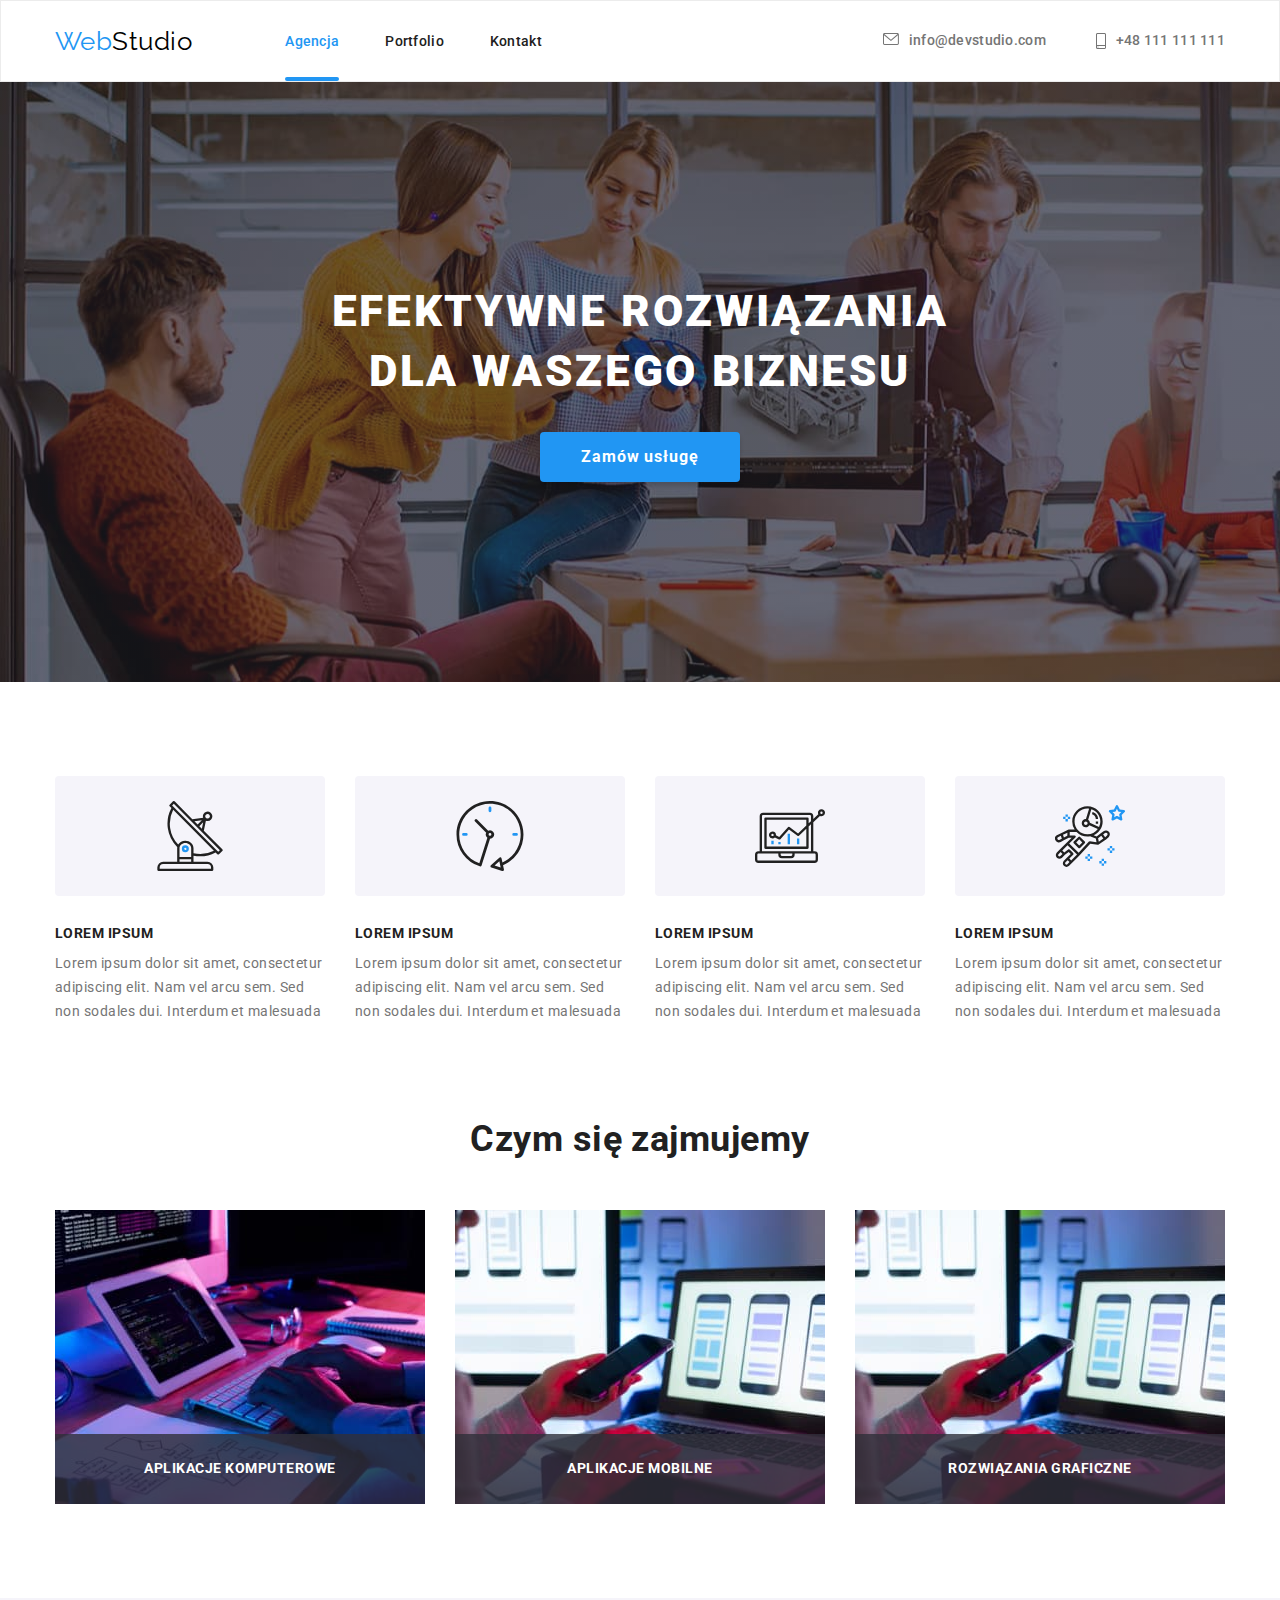
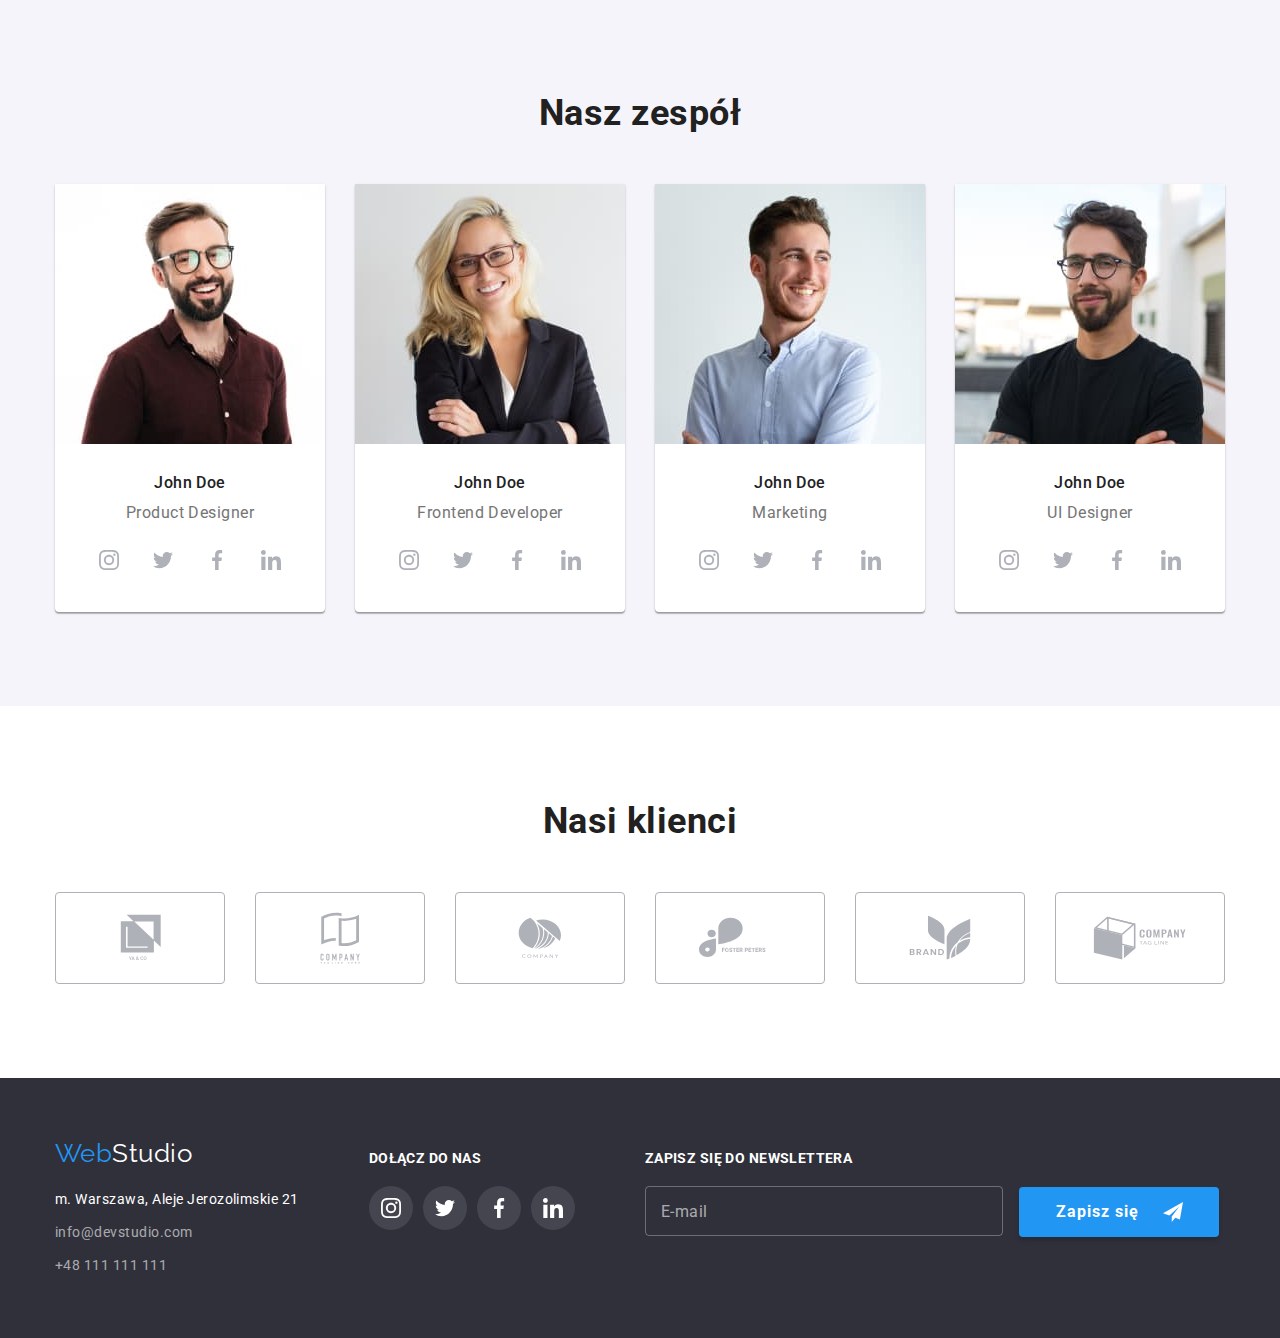
<file: index.html>
<!DOCTYPE html>
<html lang="pl">
  <head>
    <meta charset="UTF-8" />
    <meta http-equiv="X-UA-Compatible" content="IE=edge" />
    <meta name="viewport" content="width=device-width, initial-scale=1.0" />
    <link
      rel="stylesheet"
      href="https://cdnjs.cloudflare.com/ajax/libs/modern-normalize/1.0.0/modern-normalize.min.css"
    />
    <link
      href="https://fonts.googleapis.com/css2?family=Raleway:wght@700&family=Roboto:wght@400;500;700;900&display=swap"
      rel="stylesheet"
    />
    <link rel="stylesheet" href="./css/styles.css" />
    <title>WebStudio</title>
  </head>
  <body>
    <header class="header">
      <div class="container">
        <a class="header__logo logo" href="./index.html"
          ><span>Web</span>Studio</a
        >
        <nav class="nav">
          <ul class="nav__list list">
            <li class="nav__item link-active">
              <a href="./index.html" class="nav__link link">Agencja</a>
            </li>
            <li class="nav__item">
              <a href="./portfolio.html" class="nav__link link">Portfolio</a>
            </li>
            <li class="nav__item">
              <a href="#" class="nav__link link">Kontakt</a>
            </li>
          </ul>
        </nav>
        <ul class="header__contact-list list">
          <li class="header__contact-item">
            <a
              class="header__contact-link link"
              href="mailto:info@devstudio.com"
              ><svg class="header__contact-icon" width="16" height="12">
                <use href="images/icons.svg#icon-envelope"></use></svg
              >info@devstudio.com</a
            >
          </li>
          <li class="header__contact-item">
            <a class="header__contact-link link" href="tel:+48111111111"
              ><svg class="header__contact-icon" width="10" height="16">
                <use href="images/icons.svg#icon-smartphone"></use></svg
              >+48 111 111 111</a
            >
          </li>
        </ul>
      </div>
    </header>
    <main>
      <section class="hero section">
        <div class="container">
          <h1 class="hero__heading">
            <pre>Efektywne rozwiązania</pre>
            <pre>dla waszego biznesu</pre>
          </h1>
          <button type="button" class="hero__button btn" data-modal-open>
            Zamów usługę
          </button>
        </div>
      </section>
      <section class="strengths section">
        <div class="container">
          <ul class="strengths__list list">
            <li class="strengths__item">
              <div class="strengths__icon">
                <svg class="strengths__icon-svg">
                  <use
                    href="images/icons.svg#icon-antenna"
                    width="70"
                    height="70"
                  ></use>
                </svg>
              </div>
              <h2 class="strengths__heading">LOREM IPSUM</h2>
              <p class="strengths__text margin-top-10">
                Lorem ipsum dolor sit amet, consectetur adipiscing elit. Nam vel
                arcu sem. Sed non sodales dui. Interdum et malesuada
              </p>
            </li>
            <li class="strengths__item">
              <div class="strengths__icon">
                <svg class="strengths__icon-svg">
                  <use
                    href="images/icons.svg#icon-clock"
                    width="70"
                    height="70"
                  ></use>
                </svg>
              </div>
              <h2 class="strengths__heading">LOREM IPSUM</h2>
              <p class="strengths__text margin-top-10">
                Lorem ipsum dolor sit amet, consectetur adipiscing elit. Nam vel
                arcu sem. Sed non sodales dui. Interdum et malesuada
              </p>
            </li>
            <li class="strengths__item">
              <div class="strengths__icon">
                <svg class="strengths__icon-svg">
                  <use
                    href="images/icons.svg#icon-diagram"
                    width="70"
                    height="70"
                  ></use>
                </svg>
              </div>
              <h2 class="strengths__heading">LOREM IPSUM</h2>
              <p class="strengths__text margin-top-10">
                Lorem ipsum dolor sit amet, consectetur adipiscing elit. Nam vel
                arcu sem. Sed non sodales dui. Interdum et malesuada
              </p>
            </li>
            <li class="strengths__item">
              <div class="strengths__icon">
                <svg class="strengths__icon-svg">
                  <use
                    href="images/icons.svg#icon-astronaut"
                    width="70"
                    height="70"
                  ></use>
                </svg>
              </div>
              <h2 class="strengths__heading">LOREM IPSUM</h2>
              <p class="strengths__text margin-top-10">
                Lorem ipsum dolor sit amet, consectetur adipiscing elit. Nam vel
                arcu sem. Sed non sodales dui. Interdum et malesuada
              </p>
            </li>
          </ul>
        </div>
      </section>
      <section class="whatwedo section">
        <div class="container">
          <h2 class="heading-secondary">Czym się zajmujemy</h2>
          <ul class="whatwedo__list list">
            <li class="whatwedo__item">
              <div class="whatwedo__label">
                <h3 class="whatwedo__heading">Aplikacje komputerowe</h3>
              </div>
              <img
                src="./images/programming.jpg"
                alt="Programist typing on keyboard"
                width="370"
                height="294"
                class="whatwedo__image"
              />
            </li>
            <li class="whatwedo__item">
              <div class="whatwedo__label">
                <h3 class="whatwedo__heading">Aplikacje mobilne</h3>
              </div>
              <img
                src="./images/mockups.jpg"
                alt="A graphic designer who prepares page mockups"
                width="370"
                height="294"
                class="whatwedo__image"
              />
            </li>
            <li class="whatwedo__item">
              <div class="whatwedo__label">
                <h3 class="whatwedo__heading">Rozwiązania graficzne</h3>
              </div>
              <img
                src="./images/mockups.jpg"
                alt="A graphic designer who designs the website"
                width="370"
                height="294"
                class="whatwedo__image"
              />
            </li>
          </ul>
        </div>
      </section>
      <section class="team section">
        <div class="container">
          <h2 class="heading-secondary">Nasz zespół</h2>
          <ul class="team__list list">
            <li class="team__item">
              <figure class="team__card">
                <img
                  src="./images/webstudio-product-designer.jpg"
                  alt="Product designer"
                  width="270"
                  height="260"
                  class="team__image"
                />
                <figcaption class="team__description">
                  <h3 class="team__heading">John Doe</h3>
                  <p class="team__text margin-top-10">Product Designer</p>
                  <ul class="team__social-list list">
                    <li class="team__social-item">
                      <a class="team__social-link social" href="#">
                        <svg width="20" height="20" class="team__icon-svg">
                          <use href="images/icons.svg#icon-instagram"></use>
                        </svg>
                      </a>
                    </li>
                    <li class="team__social-item">
                      <a class="team__social-link social" href="#">
                        <svg width="20" height="20" class="team__icon-svg">
                          <use href="images/icons.svg#icon-twitter"></use>
                        </svg>
                      </a>
                    </li>
                    <li class="team__social-item">
                      <a class="team__social-link social" href="#">
                        <svg width="20" height="20" class="team__icon-svg">
                          <use href="images/icons.svg#icon-facebook"></use>
                        </svg>
                      </a>
                    </li>
                    <li class="team__social-item">
                      <a class="team__social-link social" href="#">
                        <svg width="20" height="20" class="team__icon-svg">
                          <use href="images/icons.svg#icon-linkedin"></use>
                        </svg>
                      </a>
                    </li>
                  </ul>
                </figcaption>
              </figure>
            </li>
            <li class="team__item">
              <figure class="team__card">
                <img
                  src="./images/webstudio-frontend-developer.jpg"
                  alt="Frontend developer"
                  width="270"
                  height="260"
                  class="team__image"
                />
                <figcaption class="team__description">
                  <h3 class="team__heading">John Doe</h3>
                  <p class="team__text margin-top-10">Frontend Developer</p>
                  <ul class="team__social-list list">
                    <li class="team__social-item">
                      <a class="team__social-link social" href="#">
                        <svg width="20" height="20" class="team__icon-svg">
                          <use href="images/icons.svg#icon-instagram"></use>
                        </svg>
                      </a>
                    </li>
                    <li class="team__social-item">
                      <a class="team__social-link social" href="#">
                        <svg width="20" height="20" class="team__icon-svg">
                          <use href="images/icons.svg#icon-twitter"></use>
                        </svg>
                      </a>
                    </li>
                    <li class="team__social-item">
                      <a class="team__social-link social" href="#">
                        <svg width="20" height="20" class="team__icon-svg">
                          <use href="images/icons.svg#icon-facebook"></use>
                        </svg>
                      </a>
                    </li>
                    <li class="team__social-item">
                      <a class="team__social-link social" href="#">
                        <svg width="20" height="20" class="team__icon-svg">
                          <use href="images/icons.svg#icon-linkedin"></use>
                        </svg>
                      </a>
                    </li>
                  </ul>
                </figcaption>
              </figure>
            </li>
            <li class="team__item">
              <figure class="team__card">
                <img
                  src="./images/webstudio-marketing.jpg"
                  alt="Marketing"
                  width="270"
                  height="260"
                  class="team__image"
                />
                <figcaption class="team__description">
                  <h3 class="team__heading">John Doe</h3>
                  <p class="team__text margin-top-10">Marketing</p>
                  <ul class="team__social-list list">
                    <li class="team__social-item">
                      <a class="team__social-link social" href="#">
                        <svg width="20" height="20" class="team__icon-svg">
                          <use href="images/icons.svg#icon-instagram"></use>
                        </svg>
                      </a>
                    </li>
                    <li class="team__social-item">
                      <a class="team__social-link social" href="#">
                        <svg width="20" height="20" class="team__icon-svg">
                          <use href="images/icons.svg#icon-twitter"></use>
                        </svg>
                      </a>
                    </li>
                    <li class="team__social-item">
                      <a class="team__social-link social" href="#">
                        <svg width="20" height="20" class="team__icon-svg">
                          <use href="images/icons.svg#icon-facebook"></use>
                        </svg>
                      </a>
                    </li>
                    <li class="team__social-item">
                      <a class="team__social-link social" href="#">
                        <svg width="20" height="20" class="team__icon-svg">
                          <use href="images/icons.svg#icon-linkedin"></use>
                        </svg>
                      </a>
                    </li>
                  </ul>
                </figcaption>
              </figure>
            </li>
            <li class="team__item">
              <figure class="team__card">
                <img
                  src="./images/webstudio-ui-designer.jpg"
                  alt="UI designer"
                  width="270"
                  height="260"
                  class="team__image"
                />
                <figcaption class="team__description">
                  <h3 class="team__heading">John Doe</h3>
                  <p class="team__text margin-top-10">UI Designer</p>
                  <ul class="team__social-list list">
                    <li class="team__social-item">
                      <a class="team__social-link social" href="#">
                        <svg width="20" height="20" class="team__icon-svg">
                          <use href="images/icons.svg#icon-instagram"></use>
                        </svg>
                      </a>
                    </li>
                    <li class="team__social-item">
                      <a class="team__social-link social" href="#">
                        <svg width="20" height="20" class="team__icon-svg">
                          <use href="images/icons.svg#icon-twitter"></use>
                        </svg>
                      </a>
                    </li>
                    <li class="team__social-item">
                      <a class="team__social-link social" href="#">
                        <svg width="20" height="20" class="team__icon-svg">
                          <use href="images/icons.svg#icon-facebook"></use>
                        </svg>
                      </a>
                    </li>
                    <li class="team__social-item">
                      <a class="team__social-link social" href="#">
                        <svg width="20" height="20" class="team__icon-svg">
                          <use href="images/icons.svg#icon-linkedin"></use>
                        </svg>
                      </a>
                    </li>
                  </ul>
                </figcaption>
              </figure>
            </li>
          </ul>
        </div>
      </section>
      <section class="clients section">
        <div class="container">
          <h2 class="heading-secondary">Nasi klienci</h2>
          <ul class="clients__list list">
            <li class="clients__item">
              <a class="clients__link" href="#">
                <svg width="41" height="46.7" class="client__icon-svg">
                  <use href="images/icons.svg#icon-logo1"></use>
                </svg>
              </a>
            </li>
            <li class="clients__item">
              <a class="clients__link" href="#">
                <svg width="40" height="52" class="client__icon-svg">
                  <use href="images/icons.svg#icon-logo2"></use>
                </svg>
              </a>
            </li>
            <li class="clients__item">
              <a class="clients__link" href="#">
                <svg width="43.46" height="41.18" class="client__icon-svg">
                  <use href="images/icons.svg#icon-logo3"></use>
                </svg>
              </a>
            </li>
            <li class="clients__item">
              <a class="clients__link" href="#">
                <svg width="84.44" height="40.62" class="client__icon-svg">
                  <use href="images/icons.svg#icon-logo4"></use>
                </svg>
              </a>
            </li>
            <li class="clients__item">
              <a class="clients__link" href="#">
                <svg width="62.54" height="45.43" class="client__icon-svg">
                  <use href="images/icons.svg#icon-logo5"></use>
                </svg>
              </a>
            </li>
            <li class="clients__item">
              <a class="clients__link" href="#">
                <svg width="93.79" height="43.93" class="client__icon-svg">
                  <use href="images/icons.svg#icon-logo6"></use>
                </svg>
              </a>
            </li>
          </ul>
        </div>
      </section>
    </main>
    <footer class="footer section">
      <div class="container">
        <div class="footer__left">
          <a class="footer__logo logo" href="#"><span>Web</span>Studio</a>
          <address class="footer__contact">
            <p class="footer__address">m. Warszawa, Aleje Jerozolimskie 21</p>
            <ul class="footer__contact-list list">
              <li class="footer__contact-item">
                <a
                  href="mailto:info@devstudio.com"
                  class="footer__contact-link link"
                  >info@devstudio.com</a
                >
              </li>
              <li class="footer__contact-item">
                <a href="tel:+48111111111" class="footer__contact-link link"
                  >+48 111 111 111</a
                >
              </li>
            </ul>
          </address>
        </div>
        <div class="footer__center">
          <h3 class="footer__join-us">Dołącz do nas</h3>
          <ul class="footer__social-list list">
            <li class="footer__social-item">
              <a class="footer__social-link social" href="#">
                <svg width="20" height="20" class="footer__icon-svg">
                  <use href="images/icons.svg#icon-instagram"></use>
                </svg>
              </a>
            </li>
            <li class="footer__social-item">
              <a class="footer__social-link social" href="#">
                <svg width="20" height="20" class="footer__icon-svg">
                  <use href="images/icons.svg#icon-twitter"></use>
                </svg>
              </a>
            </li>
            <li class="footer__social-item">
              <a class="footer__social-link social" href="#">
                <svg width="20" height="20" class="footer__icon-svg">
                  <use href="images/icons.svg#icon-facebook"></use>
                </svg>
              </a>
            </li>
            <li class="footer__social-item">
              <a class="footer__social-link social" href="#">
                <svg width="20" height="20" class="footer__icon-svg">
                  <use href="images/icons.svg#icon-linkedin"></use>
                </svg>
              </a>
            </li>
          </ul>
        </div>
        <div class="footer__right">
          <h3 class="footer__signup">Zapisz się do newslettera</h3>
          <form>
            <input
              class="footer__input"
              type="email"
              name="email"
              placeholder="E-mail"
            />
            <button class="footer__button submit-button" type="submit">
              Zapisz się
              <svg width="20" height="20" class="footer__button-icon-svg">
                <use href="images/icons.svg#icon-iconsend"></use>
              </svg>
            </button>
          </form>
        </div>
      </div>
    </footer>
    <div class="backdrop is-hidden" data-modal>
      <div class="modal">
        <h3 class="modal__heading">Zostaw swoje dane w formularzu poniżej</h3>
        <form class="modal__form">
          <label class="modal__label"
            >Imię
            <input type="text" name="name" class="modal__textfield" />
            <svg width="20" height="20" class="modal__icon">
              <use href="images/icons.svg#icon-person"></use>
            </svg>
          </label>
          <label class="modal__label"
            >Telefon
            <input type="tel" name="phone" class="modal__textfield" />
            <svg width="20" height="20" class="modal__icon">
              <use href="images/icons.svg#icon-phone"></use>
            </svg>
          </label>
          <label class="modal__label"
            >Email
            <input type="email" name="email" class="modal__textfield" />
            <svg width="20" height="20" class="modal__icon">
              <use href="images/icons.svg#icon-email"></use>
            </svg>
          </label>
          <label class="modal__label"
            >Komentarz
            <textarea
              name="message"
              rows="5"
              placeholder="Wprowadź tekst"
              class="modal__textarea"
            ></textarea>
          </label>
          <label class="modal__checkbox-label">
            <input
              class="modal__checkbox hidden"
              type="checkbox"
              name="privacy"
              value="accept"
            />
            <svg width="12" height="9" class="modal__checkbox-icon">
              <use href="images/icons.svg#icon-iconcheck"></use>
            </svg>
            <span
              >Oświadczam, iż akceptuję <a href="#">Regulamin</a> i
              <a href="#">Politykę Prywatności</a>.</span
            >
          </label>
          <button class="modal__button submit-button" type="submit">
            Wyślij
          </button>
        </form>
        <button type="button" class="modal__close-button" data-modal-close>
          <svg width="20" height="20" class="modal__icon-svg">
            <use href="images/icons.svg#icon-close"></use>
          </svg>
        </button>
      </div>
    </div>
    <script src="./js/modal.js"></script>
  </body>
</html>
</file>
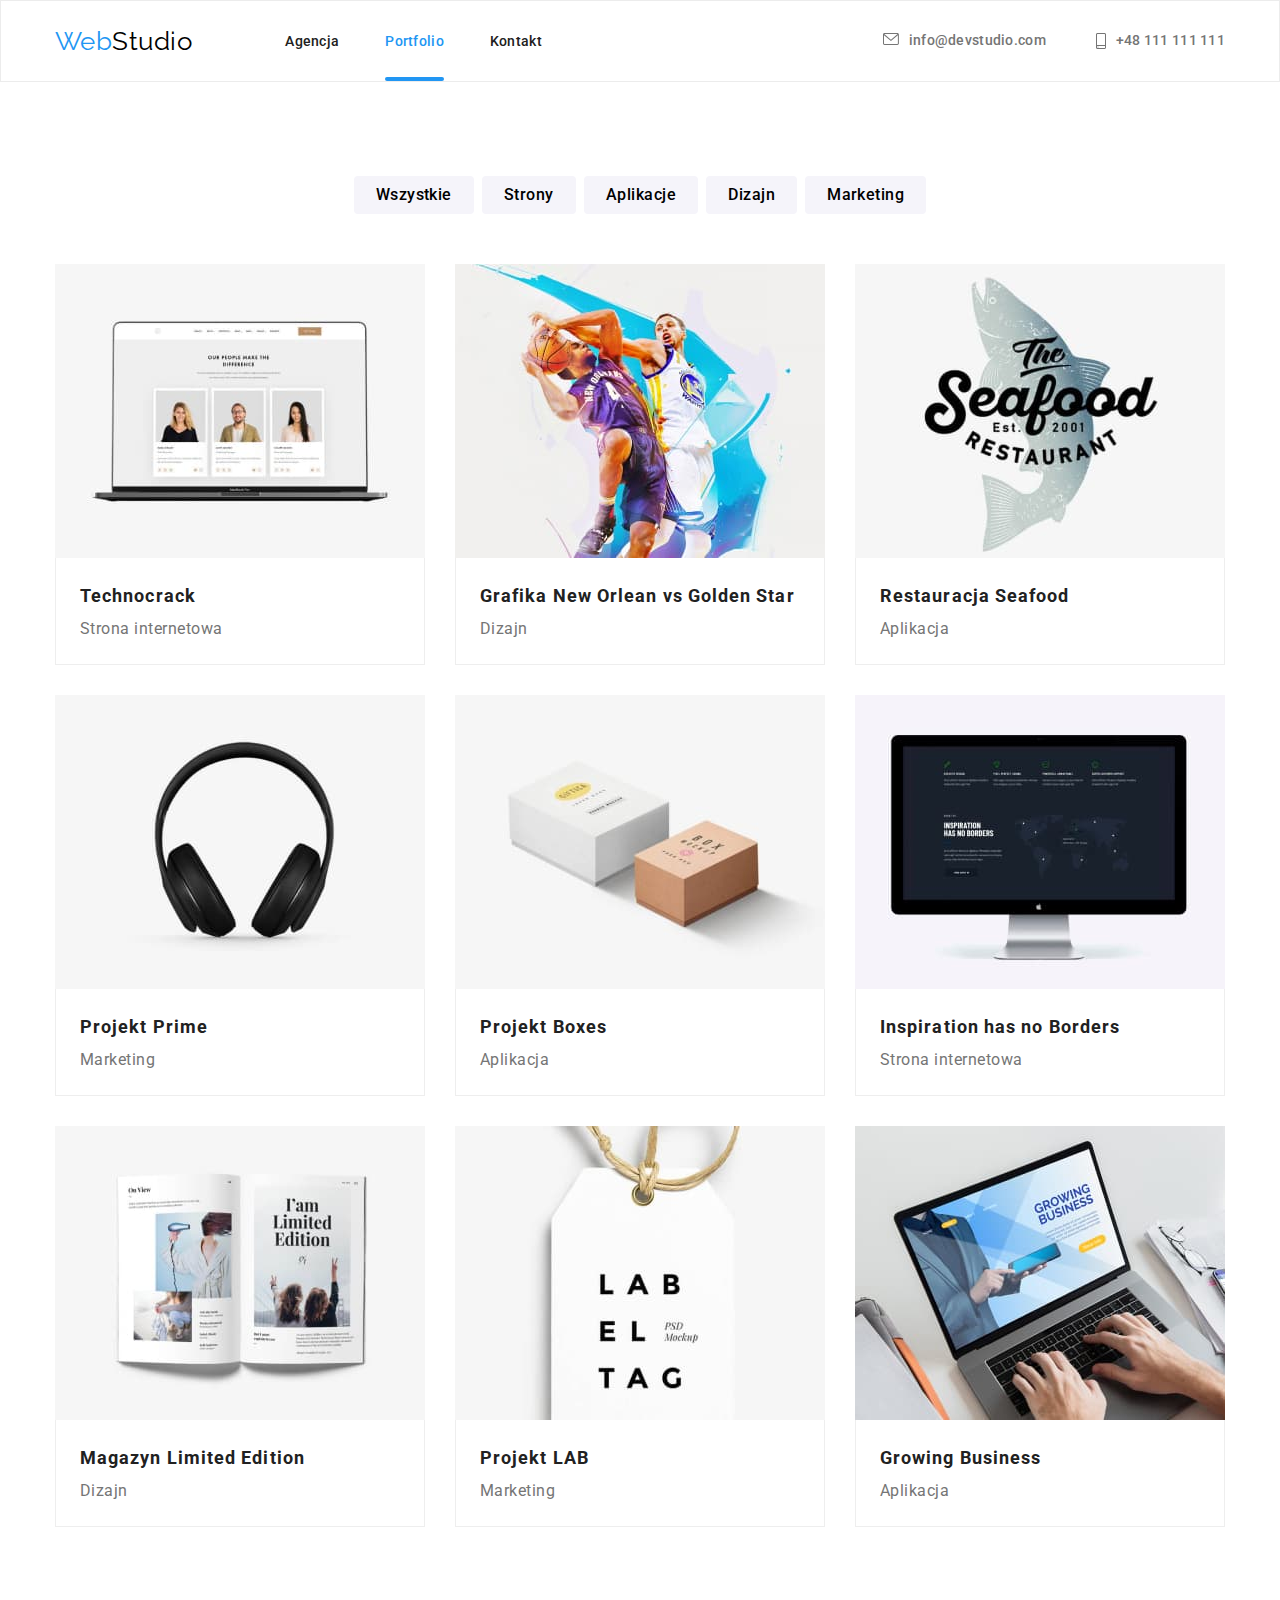
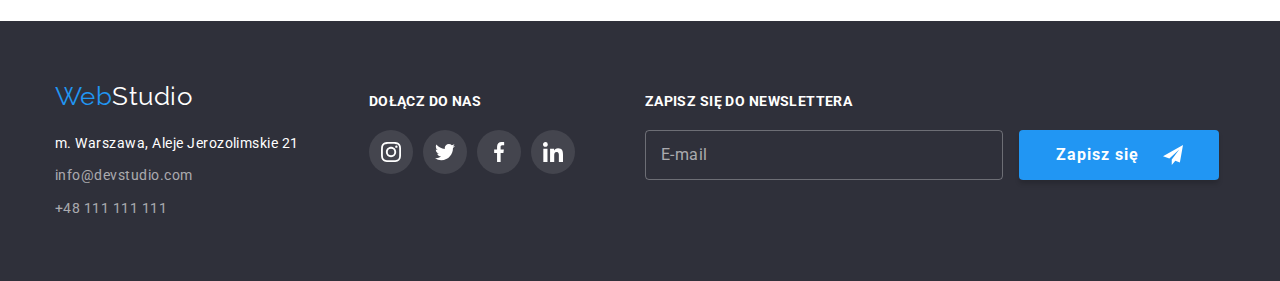
<file: portfolio.html>
<!DOCTYPE html>
<html lang="pl">
  <head>
    <meta charset="UTF-8" />
    <meta http-equiv="X-UA-Compatible" content="IE=edge" />
    <meta name="viewport" content="width=device-width, initial-scale=1.0" />
    <link
      rel="stylesheet"
      href="https://cdnjs.cloudflare.com/ajax/libs/modern-normalize/1.0.0/modern-normalize.min.css"
    />
    <link
      href="https://fonts.googleapis.com/css2?family=Raleway:wght@700&family=Roboto:wght@400;500;700;900&display=swap"
      rel="stylesheet"
    />
    <link rel="stylesheet" href="./css/styles.css" />
    <title>WebStudio</title>
  </head>
  <body>
    <header class="header">
      <div class="container">
        <a class="header__logo logo" href="./index.html"
          ><span>Web</span>Studio</a
        >
        <nav class="nav">
          <ul class="nav__list list">
            <li class="nav__item">
              <a href="./index.html" class="nav__link link">Agencja</a>
            </li>
            <li class="nav__item link-active">
              <a href="./portfolio.html" class="nav__link link">Portfolio</a>
            </li>
            <li class="nav__item">
              <a href="#" class="nav__link link">Kontakt</a>
            </li>
          </ul>
        </nav>
        <ul class="header__contact-list list">
          <li class="header__contact-item">
            <a
              class="header__contact-link link"
              href="mailto:info@devstudio.com"
              ><svg class="header__contact-icon" width="16" height="12">
                <use href="images/icons.svg#icon-envelope"></use></svg
              >info@devstudio.com</a
            >
          </li>
          <li class="header__contact-item">
            <a class="header__contact-link link" href="tel:+48111111111"
              ><svg class="header__contact-icon" width="10" height="16">
                <use href="images/icons.svg#icon-smartphone"></use></svg
              >+48 111 111 111</a
            >
          </li>
        </ul>
      </div>
    </header>
    <main>
      <section class="filter section">
        <div class="container">
          <ul class="filter__list list">
            <li class="filter__item">
              <button class="filter__button btn" type="button">
                Wszystkie
              </button>
            </li>
            <li class="filter__item">
              <button class="filter__button btn" type="button">Strony</button>
            </li>
            <li class="filter__item">
              <button class="filter__button btn" type="button">
                Aplikacje
              </button>
            </li>
            <li class="filter__item">
              <button class="filter__button btn" type="button">Dizajn</button>
            </li>
            <li class="filter__item">
              <button class="filter__button btn" type="button">
                Marketing
              </button>
            </li>
          </ul>
        </div>
      </section>
      <section class="portfolio section">
        <div class="container">
          <ul class="portfolio__list list">
            <li class="portfolio__item">
              <figure class="portfolio__card">
                <div class="portfolio__overlay">
                  <p class="portfolio__overlay-text">
                    Technocrack jest popularną platformą wykorzystywaną do
                    rozpowszechniania koronawirusa. Firmy wykorzystują tę
                    platformę do celów szpiegowskich i ataków na
                    niezabezpieczone serwery konkurencji
                  </p>
                </div>
                <img
                  src="./images/technocrack-website.jpg"
                  alt="Technocrack website"
                  width="370"
                  height="294"
                  class="portfolio__image"
                />
                <figcaption class="portfolio__description">
                  <h3 class="portfolio__heading">Technocrack</h3>
                  <p class="portfolio__text">Strona internetowa</p>
                </figcaption>
              </figure>
            </li>
            <li class="portfolio__item">
              <figure class="portfolio__card">
                <div class="portfolio__overlay">
                  <p class="portfolio__overlay-text">
                    Technocrack jest popularną platformą wykorzystywaną do
                    rozpowszechniania koronawirusa. Firmy wykorzystują tę
                    platformę do celów szpiegowskich i ataków na
                    niezabezpieczone serwery konkurencji
                  </p>
                </div>
                <img
                  src="./images/new-orlean-vs-golden-star-graphic.jpg"
                  alt="New Orlean vs Golden Star graphic"
                  width="370"
                  height="294"
                  class="portfolio__image"
                />
                <figcaption class="portfolio__description">
                  <h3 class="portfolio__heading">
                    Grafika New Orlean vs Golden Star
                  </h3>
                  <p class="portfolio__text">Dizajn</p>
                </figcaption>
              </figure>
            </li>
            <li class="portfolio__item">
              <figure class="portfolio__card">
                <div class="portfolio__overlay">
                  <p class="portfolio__overlay-text">
                    Technocrack jest popularną platformą wykorzystywaną do
                    rozpowszechniania koronawirusa. Firmy wykorzystują tę
                    platformę do celów szpiegowskich i ataków na
                    niezabezpieczone serwery konkurencji
                  </p>
                </div>
                <img
                  src="./images/seafood-restaurant-app.jpg"
                  alt="Seafood restaurant app"
                  width="370"
                  height="294"
                  class="portfolio__image"
                />
                <figcaption class="portfolio__description">
                  <h3 class="portfolio__heading">Restauracja Seafood</h3>
                  <p class="portfolio__text">Aplikacja</p>
                </figcaption>
              </figure>
            </li>
            <li class="portfolio__item">
              <figure class="portfolio__card">
                <div class="portfolio__overlay">
                  <p class="portfolio__overlay-text">
                    Technocrack jest popularną platformą wykorzystywaną do
                    rozpowszechniania koronawirusa. Firmy wykorzystują tę
                    platformę do celów szpiegowskich i ataków na
                    niezabezpieczone serwery konkurencji
                  </p>
                </div>
                <img
                  src="./images/prime-project-marketing.jpg"
                  alt="Prime marketing project"
                  width="370"
                  height="294"
                  class="portfolio__image"
                />
                <figcaption class="portfolio__description">
                  <h3 class="portfolio__heading">Projekt Prime</h3>
                  <p class="portfolio__text">Marketing</p>
                </figcaption>
              </figure>
            </li>
            <li class="portfolio__item">
              <figure class="portfolio__card">
                <div class="portfolio__overlay">
                  <p class="portfolio__overlay-text">
                    Technocrack jest popularną platformą wykorzystywaną do
                    rozpowszechniania koronawirusa. Firmy wykorzystują tę
                    platformę do celów szpiegowskich i ataków na
                    niezabezpieczone serwery konkurencji
                  </p>
                </div>
                <img
                  src="./images/boxes-project-app.jpg"
                  alt="Boxes app project"
                  width="370"
                  height="294"
                  class="portfolio__image"
                />
                <figcaption class="portfolio__description">
                  <h3 class="portfolio__heading">Projekt Boxes</h3>
                  <p class="portfolio__text">Aplikacja</p>
                </figcaption>
              </figure>
            </li>
            <li class="portfolio__item">
              <figure class="portfolio__card">
                <div class="portfolio__overlay">
                  <p class="portfolio__overlay-text">
                    Technocrack jest popularną platformą wykorzystywaną do
                    rozpowszechniania koronawirusa. Firmy wykorzystują tę
                    platformę do celów szpiegowskich i ataków na
                    niezabezpieczone serwery konkurencji
                  </p>
                </div>
                <img
                  src="./images/inspiration-has-no-borders-website.jpg"
                  alt="Inspiration has no Borders website"
                  width="370"
                  height="294"
                  class="portfolio__image"
                />
                <figcaption class="portfolio__description">
                  <h3 class="portfolio__heading">Inspiration has no Borders</h3>
                  <p class="portfolio__text">Strona internetowa</p>
                </figcaption>
              </figure>
            </li>
            <li class="portfolio__item">
              <figure class="portfolio__card">
                <div class="portfolio__overlay">
                  <p class="portfolio__overlay-text">
                    Technocrack jest popularną platformą wykorzystywaną do
                    rozpowszechniania koronawirusa. Firmy wykorzystują tę
                    platformę do celów szpiegowskich i ataków na
                    niezabezpieczone serwery konkurencji
                  </p>
                </div>
                <img
                  src="./images/limited-edition-magazine-graphic.jpg"
                  alt="Limited edition magazine graphic"
                  width="370"
                  height="294"
                  class="portfolio__image"
                />
                <figcaption class="portfolio__description">
                  <h3 class="portfolio__heading">Magazyn Limited Edition</h3>
                  <p class="portfolio__text">Dizajn</p>
                </figcaption>
              </figure>
            </li>
            <li class="portfolio__item">
              <figure class="portfolio__card">
                <div class="portfolio__overlay">
                  <p class="portfolio__overlay-text">
                    Technocrack jest popularną platformą wykorzystywaną do
                    rozpowszechniania koronawirusa. Firmy wykorzystują tę
                    platformę do celów szpiegowskich i ataków na
                    niezabezpieczone serwery konkurencji
                  </p>
                </div>
                <img
                  src="./images/project-lab-marketing.jpg"
                  alt="Lab marketing project"
                  width="370"
                  height="294"
                  class="portfolio__image"
                />
                <figcaption class="portfolio__description">
                  <h3 class="portfolio__heading">Projekt LAB</h3>
                  <p class="portfolio__text">Marketing</p>
                </figcaption>
              </figure>
            </li>
            <li class="portfolio__item">
              <figure class="portfolio__card">
                <div class="portfolio__overlay">
                  <p class="portfolio__overlay-text">
                    Technocrack jest popularną platformą wykorzystywaną do
                    rozpowszechniania koronawirusa. Firmy wykorzystują tę
                    platformę do celów szpiegowskich i ataków na
                    niezabezpieczone serwery konkurencji
                  </p>
                </div>
                <img
                  src="./images/growing-business-app.jpg"
                  alt="Growing business app"
                  width="370"
                  height="294"
                  class="portfolio__image"
                />
                <figcaption class="portfolio__description">
                  <h3 class="portfolio__heading">Growing Business</h3>
                  <p class="portfolio__text">Aplikacja</p>
                </figcaption>
              </figure>
            </li>
          </ul>
        </div>
      </section>
    </main>
    <footer class="footer section">
      <div class="container">
        <div class="footer__left">
          <a class="footer__logo logo" href="#"><span>Web</span>Studio</a>
          <address class="footer__contact">
            <p class="footer__address">m. Warszawa, Aleje Jerozolimskie 21</p>
            <ul class="footer__contact-list list">
              <li class="footer__contact-item">
                <a
                  href="mailto:info@devstudio.com"
                  class="footer__contact-link link"
                  >info@devstudio.com</a
                >
              </li>
              <li class="footer__contact-item">
                <a href="tel:+48111111111" class="footer__contact-link link"
                  >+48 111 111 111</a
                >
              </li>
            </ul>
          </address>
        </div>
        <div class="footer__center">
          <h3 class="footer__join-us">Dołącz do nas</h3>
          <ul class="footer__social-list list">
            <li class="footer__social-item">
              <a class="footer__social-link social" href="#">
                <svg width="20" height="20" class="footer__icon-svg">
                  <use href="images/icons.svg#icon-instagram"></use>
                </svg>
              </a>
            </li>
            <li class="footer__social-item">
              <a class="footer__social-link social" href="#">
                <svg width="20" height="20" class="footer__icon-svg">
                  <use href="images/icons.svg#icon-twitter"></use>
                </svg>
              </a>
            </li>
            <li class="footer__social-item">
              <a class="footer__social-link social" href="#">
                <svg width="20" height="20" class="footer__icon-svg">
                  <use href="images/icons.svg#icon-facebook"></use>
                </svg>
              </a>
            </li>
            <li class="footer__social-item">
              <a class="footer__social-link social" href="#">
                <svg width="20" height="20" class="footer__icon-svg">
                  <use href="images/icons.svg#icon-linkedin"></use>
                </svg>
              </a>
            </li>
          </ul>
        </div>
        <div class="footer__right">
          <h3 class="footer__signup">Zapisz się do newslettera</h3>
          <form>
            <input
              class="footer__input"
              type="email"
              name="email"
              placeholder="E-mail"
            />
            <button class="footer__button submit-button" type="submit">
              Zapisz się
              <svg width="20" height="20" class="footer__button-icon-svg">
                <use href="images/icons.svg#icon-iconsend"></use>
              </svg>
            </button>
          </form>
        </div>
      </div>
    </footer>
  </body>
</html>
</file>
<file: css/styles.css>
:root {
  --main-color: #2196f3;
  --main-color-transparent: #2196f3e5;
  --darkgray-color: #212121;
  --mediumgray-color: #2f303a;
  --lightgray2-transparent: #ffffff4d;
  --lightgray-color: #757575;
  --softgray-color: #f5f4fa;
  --white: #fff;
  --black: #000;
  --material-shadow-v1: 0px 1px 3px #0000001f, 0px 1px 1px #00000024,
    0px 2px 1px #00000033;
  --shadow-middle: 0px 3px 1px #0000001a, 0px 1px 2px #00000014,
    0px 2px 2px #0000001f;
  --drop-shadow: 1px 4px 6px 0 #00000029, 0 4px 4px 0 #0000000f,
    0 1px 1px 0 #0000001f;
  --modal-shadow: 0px 2px 1px #00000033, 0px 1px 1px #00000024,
    0px 1px 3px #0000001f;
  --button-shadow: 0px 4px 4px #00000026;
  --lightgray-transparent: #ffffff99;
  --darkgray-transparent: #2f303acc;
  --darkgray-transparent2: #21212133;
  --mediumgray-transparent: #75757580;
  --transparent: rgba(255, 255, 255, 0);
  --border-gray-color: #eeeeee;
  --border-gray-color-V2: #ececec;
  --border-gray-color-V3: #afb1b8;
  --social-background: #ffffff1a;
  --backdrop-color: #00000033;
  --duration: 250ms;
  --timingfunction: cubic-bezier(0.4, 0, 0.2, 1);
}

h1,
h2,
h3,
h4,
h5,
h6,
p,
ul,
pre,
figure {
  margin: 0;
  padding: 0;
  line-height: 0;
}

a {
  color: var(--main-color);
}

body {
  font-family: "Roboto", sans-serif;
  color: var(--darkgray-color);
  letter-spacing: 0.03em;
}

pre {
  font-family: inherit;
  line-height: inherit;
}

.margin-top-10 {
  margin-top: 10px;
}

.container {
  max-width: 1200px;
  width: 100%;
  padding: 0 15px;
  margin: 0 auto;
}

.header {
  background-color: var(--white);
  border: 1px solid var(--border-gray-color-V2);
}

.header .container {
  display: flex;
  align-items: center;
  justify-content: space-between;
  gap: 93px;
}

.logo {
  color: var(--black);
  font-family: "Raleway", sans-serif;
  text-decoration: none;
  font-size: 26px;
  line-height: 1.17;
}

.logo span {
  color: var(--main-color);
}

.list {
  display: flex;
  list-style: none;
  margin: 0;
  padding: 0;
}

.link {
  text-decoration: none;
}

.btn {
  cursor: pointer;
}

.nav {
  font-size: 14px;
  font-weight: 500;
  line-height: 1.17;
  letter-spacing: 0.02em;
  margin-right: auto;
  height: 80px;
}

.nav__list {
  gap: 46px;
  height: 100%;
  position: relative;
}

.nav__item {
  display: flex;
  justify-content: center;
  align-items: center;
  position: relative;
}

.nav__link {
  color: var(--darkgray-color);
  transition: color var(--duration) var(--timingfunction);
}

.nav__link:hover,
.nav__link:active,
.nav__link:focus {
  color: var(--main-color);
}

.link-active a {
  color: var(--main-color);
}

.link-active::after {
  content: "";
  position: absolute;
  height: 4px;
  width: 100%;
  background-color: var(--main-color);
  border-radius: 2px;
  bottom: 0;
}

.header__contact-list {
  font-size: 14px;
  font-weight: 500;
  line-height: 1.14;
  letter-spacing: 0.02em;
  gap: 50px;
  margin-left: auto;
}

.header__contact-link {
  display: flex;
  gap: 10px;
  color: var(--lightgray-color);
  fill: var(--lightgray-color);
  transition: color var(--duration) var(--timingfunction),
    fill var(--duration) var(--timingfunction);
}

.header__contact-link:hover {
  color: var(--main-color);
  fill: var(--main-color);
}

.section {
  padding: 94px 0px;
}

.hero {
  display: flex;
  background-image: linear-gradient(
      0deg,
      rgba(47, 48, 58, 0.4) 0%,
      rgba(47, 48, 58, 0.4) 100%
    ),
    url("../images/background-img.jpg");
  background-repeat: no-repeat;
  background-size: cover;
  text-align: center;
  align-items: center;
  justify-content: center;
  padding: 200px 0;
  max-width: 1600px;
  margin: 0 auto;
}

.hero__heading pre {
  color: var(--white);
  font-weight: 900;
  font-size: 44px;
  line-height: 1.36;
  letter-spacing: 0.06em;
  text-transform: uppercase;
}

.hero__button {
  font-family: "Roboto";
  color: var(--white);
  background-color: var(--main-color);
  box-shadow: var(--button-shadow);
  border-width: 0;
  border-radius: 4px;
  padding: 10px 41px;
  font-weight: 700;
  font-size: 16px;
  line-height: 1.88;
  letter-spacing: 0.06em;
  margin-top: 30px;
}

.strengths {
  background-color: var(--white);
}

.strengths__icon {
  width: 270px;
  height: 120px;
  margin-bottom: 30px;
  display: flex;
  justify-content: center;
  align-items: center;
  background-color: var(--softgray-color);
  border-radius: 4px;
}

.strengths__icon-svg {
  width: 70px;
  height: 70px;
}

.strengths__heading {
  font-weight: 700;
  font-size: 14px;
  line-height: 1.14;
  text-transform: uppercase;
}

.strengths__list {
  gap: 30px;
}

.strengths__text {
  font-size: 14px;
  line-height: 1.71;
  color: var(--lightgray-color);
}

.whatwedo {
  background-color: var(--white);
  padding-top: 0;
}

.whatwedo__list {
  justify-content: space-between;
}

.whatwedo__item {
  position: relative;
}

.whatwedo__label {
  background-color: var(--darkgray-transparent);
  width: 100%;
  height: 70px;
  position: absolute;
  bottom: 0;
  display: flex;
  justify-content: center;
  align-items: center;
}

.whatwedo__heading {
  font-weight: 700;
  font-size: 14px;
  line-height: 1.17;
  text-transform: uppercase;
  color: var(--white);
}

.heading-secondary {
  font-weight: 700;
  font-size: 36px;
  line-height: 1.17;
  text-align: center;
  margin-bottom: 50px;
}

.team {
  background-color: var(--softgray-color);
}

.team__list {
  justify-content: space-between;
  gap: 30px;
}

.team__card {
  background: var(--white);
  box-shadow: var(--material-shadow-v1);
  border-radius: 0px 0px 4px 4px;
}

.team__description {
  padding: 30px 32px;
}

.team__heading {
  font-weight: 500;
  font-size: 16px;
  line-height: 1.18;
  text-align: center;
}

.team__text {
  font-size: 16px;
  line-height: 19px;
  text-align: center;
  color: var(--lightgray-color);
  margin-bottom: 16px;
}

.social {
  width: 44px;
  height: 44px;
  border: 1px;
  border-radius: 25px;
  display: flex;
  justify-content: center;
  align-items: center;
  transition: background-color var(--duration) var(--timingfunction),
    fill var(--duration) var(--timingfunction);
}

.team__social-link {
  fill: var(--border-gray-color-V3);
}

.social:hover {
  background-color: var(--main-color);
  fill: var(--white);
}

.team__social-list {
  gap: 10px;
}

.clients__list {
  justify-content: space-between;
}

.clients__link {
  width: 170px;
  height: 92px;
  border: 1px solid var(--border-gray-color-V3);
  border-radius: 4px;
  display: flex;
  justify-content: center;
  align-items: center;
  gap: 30px;
}

.clients__link {
  fill: var(--border-gray-color-V3);
  transition: border var(--duration) var(--timingfunction),
    fill var(--duration) var(--timingfunction);
}

.clients__link:hover {
  border: 1px solid var(--main-color);
  fill: var(--main-color);
}

.footer {
  background-color: var(--mediumgray-color);
  padding: 60px 0;
}

.footer__social-list {
  gap: 10px;
}

.footer__social-link {
  background-color: var(--social-background);
  fill: var(--white);
}

.footer__join-us {
  color: var(--white);
  font-weight: 700;
  line-height: 1.17;
  font-size: 14px;
  text-transform: uppercase;
  letter-spacing: 0.03em;
  margin-bottom: 20px;
  margin-top: 12px;
}

.footer .container {
  display: flex;
  gap: 70px;
}

.footer__logo {
  color: var(--white);
}

.footer__address {
  font-size: 14px;
  font-style: normal;
  line-height: 1.71;
  color: var(--white);
  margin-top: 20px;
}

.footer__contact-list {
  margin-top: 9px;
  flex-direction: column;
  gap: 9px;
}

.footer__contact-link {
  font-size: 14px;
  font-style: normal;
  line-height: 1.71;
  color: var(--lightgray-transparent);
  transition: color var(--duration) var(--timingfunction);
}

.footer__contact-link:hover,
.footer__contact-link:focus {
  color: var(--main-color);
}

.footer__signup {
  color: var(--white);
  font-weight: 700;
  line-height: 1.17;
  font-size: 14px;
  letter-spacing: 0.03em;
  text-transform: uppercase;
  margin-bottom: 20px;
  margin-top: 12px;
}

.footer__input {
  width: 358px;
  height: 50px;
  border: 1px solid var(--lightgray2-transparent);
  border-radius: 4px;
  color: var(--lightgray-transparent);
  font-size: 16px;
  letter-spacing: 0.03em;
  line-height: 1.25;
  background-color: var(--transparent);
  padding-left: 15px;
  margin-right: 12px;
}

.footer__input::placeholder {
  color: var(--lightgray-transparent);
}

.submit-button {
  width: 200px;
  height: 50px;
  background-color: var(--main-color);
  color: var(--white);
  font-weight: 700;
  font-size: 16px;
  letter-spacing: 0.06em;
  line-height: 1.88;
  fill: var(--white);
  display: inline-flex;
  justify-content: center;
  gap: 24px;
  align-items: center;
  border: none;
  border-radius: 4px;
  box-shadow: var(--button-shadow);
  cursor: pointer;
}

.backdrop {
  position: fixed;
  display: flex;
  top: 0;
  width: 100%;
  height: 100%;
  background-color: #00000033;
  align-items: center;
  justify-content: center;
  transition: opacity 500ms ease-in-out, visibility 500ms ease-in-out;
  opacity: 1;
  visibility: visible;
}

.modal {
  position: relative;
  width: 528px;
  height: 581px;
  background-color: var(--white);
  border-radius: 4px;
  box-shadow: var(--modal-shadow);
  padding: 40px;
  display: flex;
  justify-content: center;
  align-items: center;
  flex-direction: column;
}

.modal__close-button {
  position: absolute;
  right: 8px;
  top: 8px;
  display: flex;
  border: 1px solid #0000001a;
  background-color: var(--white);
  border-radius: 50%;
  width: 30px;
  height: 30px;
  justify-content: center;
  align-items: center;
  cursor: pointer;
}

.modal__form {
  width: 100%;
}

.modal__heading {
  font-size: 20px;
  margin-bottom: 12px;
  letter-spacing: 0.03em;
  line-height: 1.17;
  font-weight: 700;
}

.modal__label {
  font-size: 12px;
  letter-spacing: 0.01em;
  line-height: 1.17;
  color: var(--lightgray-color);
  position: relative;
  fill: var(--darkgray-color);
}

.modal__icon {
  position: absolute;
  top: 46%;
  left: 15px;
  transform: translateY(-50%);
}

.modal__textfield {
  width: 100%;
  height: 40px;
  border: 1px solid var(--darkgray-transparent2);
  border-radius: 4px;
  color: var(--darkgray-color);
  font-size: 12px;
  letter-spacing: 0.03em;
  line-height: 1.25;
  background-color: var(--transparent);
  padding-left: 42px;
  margin-top: 4px;
  margin-bottom: 10px;
}

.modal__label:focus-within {
  fill: var(--main-color);
}

.modal__textfield:focus-within {
  border: 1px solid var(--main-color);
  outline: none;
}

.modal__textarea {
  width: 100%;
  resize: none;
  border: 1px solid var(--darkgray-transparent2);
  color: var(--darkgray-color);
  border-radius: 4px;
  padding: 12px 16px;
  margin-top: 4px;
  margin-bottom: 20px;
  font-size: 12px;
}

.modal__textarea:focus-within {
  border: 1px solid var(--main-color);
  outline: none;
}

.modal__textarea::placeholder {
  color: var(--mediumgray-transparent);
  font-size: 12px;
}

.modal__checkbox-label {
  position: relative;
  line-height: 1.17;
  letter-spacing: 0.03em;
  color: var(--lightgray-color);
  font-size: 14px;
  display: flex;
  justify-content: center;
  align-items: center;
  cursor: pointer;
}

.modal__checkbox {
  position: absolute;
}

.modal__checkbox-icon {
  width: 16px;
  height: 15px;
  border: 2px solid var(--darkgray-color);
  border-radius: 2px;
  fill: var(--white);
  margin-right: 8px;
  transition: background-color 250ms var(--timingfunction),
    border-color 250ms var(--timingfunction);
}

.modal__checkbox:checked + .modal__checkbox-icon {
  background-color: var(--main-color);
  border: 2px solid var(--main-color);
}

.modal__checkbox:focus + .modal__checkbox-icon {
  border: 2px solid var(--main-color);
}

.modal__checkbox:disabled + .modal__checkbox-icon {
  background-color: var(--lightgray-color);
}

.modal__checkbox:checked:disabled + .modal__checkbox-icon {
  background-color: var(--main-color);
  opacity: 0.5;
}

.modal__button {
  margin: 0 auto;
  display: block;
  margin-top: 30px;
}

.hidden {
  -moz-appearance: none;
  -webkit-appearance: none;
  appearance: none;
}

.is-hidden {
  opacity: 0;
  visibility: hidden;
  pointer-events: none;
}

/* Portfolio */
.filter {
  padding-bottom: 50px;
}

.filter__list {
  gap: 8px;
  justify-content: center;
}

.filter__button {
  font-family: "Roboto";
  color: var(--black);
  font-weight: 500;
  font-size: 16px;
  line-height: 1.62;
  text-align: center;
  background-color: var(--softgray-color);
  border-radius: 4px;
  border-width: 0;
  padding: 6px 22px;
  letter-spacing: 0.03em;
  transition: background-color var(--duration) var(--timingfunction),
    box-shadow var(--duration) var(--timingfunction),
    color var(--duration) var(--timingfunction);
}

.filter__button:hover,
.filter__button:active,
.filter__button:focus {
  background-color: var(--main-color);
  box-shadow: var(--shadow-middle);
  color: var(--white);
}

.portfolio {
  padding-top: 0;
}

.portfolio__list {
  flex-wrap: wrap;
  gap: 30px;
}

.portfolio__item {
  transition: box-shadow var(--duration) var(--timingfunction),
    transform var(--duration) linear;
}

.portfolio__item:hover {
  box-shadow: var(--drop-shadow);
}

.portfolio__item:hover .portfolio__overlay {
  transform: translatex(0);
}

.portfolio__card {
  background: var(--white);
  position: relative;
  overflow: hidden;
}

.portfolio__overlay {
  position: absolute;
  top: 0;
  left: 0;
  width: 100%;
  height: 100%;
  padding: 49px 29px;
  background-color: var(--main-color-transparent);
  transform: translateY(100%);
  transition: transform 400ms ease;
  z-index: 2;
}

.portfolio__image {
  z-index: 1;
  position: relative;
}

.portfolio__overlay-text {
  font-size: 18px;
  color: var(--white);
  line-height: 1.56;
}

.portfolio__description {
  position: relative;
  border: 1px solid var(--border-gray-color);
  background-color: var(--white);
  border-top: 0;
  padding: 20px 24px;
  z-index: 3;
}

.portfolio__heading {
  font-weight: 700;
  font-size: 18px;
  line-height: 2;
  letter-spacing: 0.06em;
}

.portfolio__text {
  font-size: 16px;
  line-height: 1.88;
  color: var(--lightgray-color);
}
</file>
